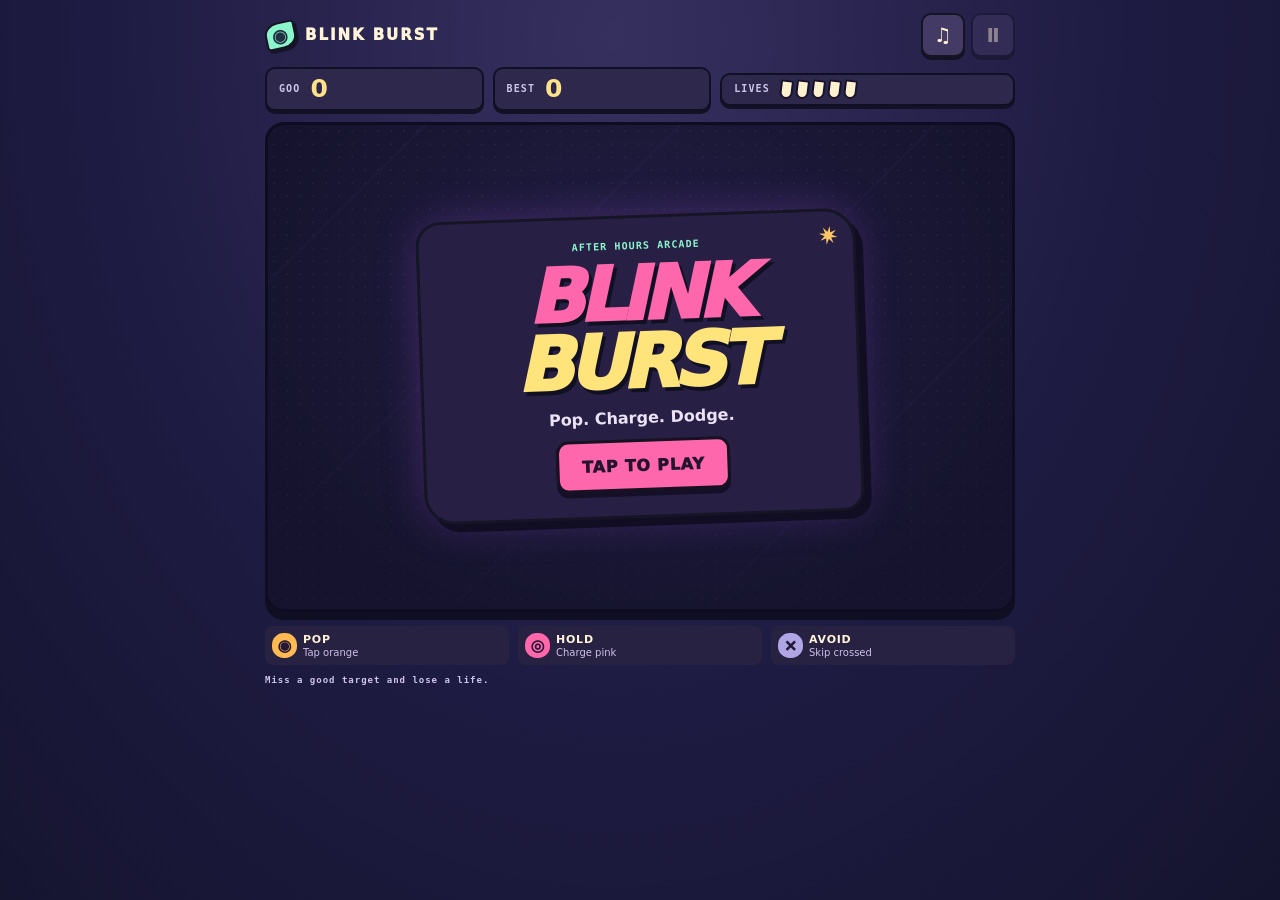
<file: index.html>
<!doctype html>
<html lang="en">
<head>
<meta charset="utf-8">
<meta name="viewport" content="width=device-width,initial-scale=1,viewport-fit=cover">
<meta name="theme-color" content="#15142e">
<meta name="description" content="A comic arcade game of quick pops, charged bursts and dangerous decoys.">
<title>Blink Burst · Pop Arcade</title>
<link rel="icon" href="data:image/svg+xml,%3Csvg%20xmlns='http://www.w3.org/2000/svg'%20viewBox='0%200%2032%2032'%3E%3Crect%20width='32'%20height='32'%20rx='8'%20fill='%23272142'/%3E%3Cpath%20d='M3%2016Q16%203%2029%2016Q16%2029%203%2016Z'%20fill='%238bf6cc'/%3E%3Ccircle%20cx='16'%20cy='16'%20r='5'%20fill='%2315142e'/%3E%3C/svg%3E">
<style>
:root{font-family:system-ui,sans-serif;color:#fff3d8;background:#15142e;color-scheme:dark;--night:#171633;--ink:#161525;--cream:#fff1cb;--mint:#8bf6cc;--pink:#ff67ad;--orange:#ffba51}
*{box-sizing:border-box}
body{margin:0;min-height:100dvh;background:radial-gradient(ellipse at 48% 4%,#36305f,#1e1b42 55%,#15142e)}
button{font:inherit;color:inherit;cursor:pointer;touch-action:manipulation}
button:focus-visible{outline:3px solid var(--mint);outline-offset:3px}
button:disabled{cursor:default;opacity:.48}
[hidden]{display:none!important}
.cabinet{width:min(780px,100%);margin:auto;padding:max(13px,env(safe-area-inset-top)) max(15px,env(safe-area-inset-right)) max(12px,env(safe-area-inset-bottom)) max(15px,env(safe-area-inset-left))}
header,.scoreboard,.legend,footer{display:flex;align-items:center;justify-content:space-between;gap:9px}
header{margin-bottom:10px}.brand{font-size:15px;font-weight:1000;letter-spacing:.13em;display:flex;align-items:center;gap:9px}
.mini-eye{display:grid;place-items:center;width:31px;height:27px;background:var(--mint);color:#213042;border:2px solid var(--ink);border-radius:46% 13%;transform:rotate(-12deg);font-size:18px;box-shadow:2px 3px var(--ink)}
.mini-eye.gold{background:#ffd170;color:#3e2531;box-shadow:2px 3px var(--ink),0 0 15px #ffd17077}
.top-actions{display:flex;gap:6px}.small{width:44px;height:44px;border:2px solid #151423;background:#433b65;border-radius:10px;font-weight:900;font-size:20px;box-shadow:0 3px #131124}
.scoreboard{margin-bottom:11px}.scoreboard>div{min-width:0;display:flex;align-items:center;gap:10px;flex:1;padding:5px 12px;background:#2d284c;border:2px solid #110f24;border-radius:10px;box-shadow:0 3px #121126}
.scoreboard small,.label,footer{font:800 10px/1.2 ui-monospace,Consolas,monospace;letter-spacing:.11em;color:#cec4ea}.scoreboard strong{font-size:25px;line-height:1.2;color:#ffe288;font-variant-numeric:tabular-nums}
.life-panel{flex:1.4!important}.life-panel div{display:flex;gap:3px}
.life-panel i{display:block;width:13px;height:19px;background:#fff1ce;border:2px solid #16132b;border-radius:2px 2px 7px 7px;transform:rotate(7deg)}
.life-panel i.lost{background:#17152b;border-color:#2e294d}
#stage{position:relative;isolation:isolate;height:clamp(260px,61dvh,490px);border:3px solid #0e0c20;border-radius:19px;overflow:hidden;background:radial-gradient(ellipse at 50% 38%,#292451,#15142d 78%);box-shadow:0 8px #0f0e23;touch-action:none}
.ink,#targets,#effects,.overlay{position:absolute;inset:0}.ink{pointer-events:none;background-image:radial-gradient(#8980bf2b 1px,transparent 1px),repeating-linear-gradient(135deg,transparent 0 110px,#6d5fb118 111px 112px,transparent 113px 180px);background-size:13px 13px,auto;mask-image:linear-gradient(white,#ffffff77)}
.overlay{display:grid;place-items:center;z-index:3;background:#17142e55;padding:10px;touch-action:manipulation}
.card{position:relative;text-align:center;width:min(94%,440px);padding:22px 14px 24px;background:#272044;border:3px solid var(--ink);border-radius:25px 32px 21px 30px;box-shadow:7px 8px #110d22,0 0 42px #ad5be941;transform:rotate(-2deg)}
.card::after{content:"✷";color:#ffc665;position:absolute;right:14px;top:10px;font-size:25px;transform:rotate(12deg)}
.label{color:var(--mint);margin:0 0 8px}.card h1{font-weight:1000;font-style:italic;line-height:.92;font-size:clamp(36px,9vw,74px);letter-spacing:-.08em;margin:0;color:#ffe47b;text-shadow:3px 4px #101022}
.card h1 span{color:var(--pink)}.card p{color:#ece2f6;font-weight:700;margin:12px 0}
.big{min-height:52px;border:3px solid #171222;border-radius:12px;background:var(--pink);color:#23132d;padding:7px 23px;box-shadow:0 5px #151027;font-weight:1000;letter-spacing:.05em}
.big:active{transform:translateY(3px);box-shadow:0 2px #151027}
.secondary{display:block;margin:9px auto 0;background:none;border:0;min-height:44px;color:#f9c4e1;font-weight:700}
.target{position:absolute;width:clamp(58px,13vw,98px);height:clamp(58px,13vw,98px);padding:0;border:0;background:none;transform:translate(-50%,-50%);border-radius:50%;touch-action:none}
.target::before{content:"";position:absolute;inset:0;border-radius:50%;background:conic-gradient(var(--ring) var(--life,100%),#52496750 0);mask-image:radial-gradient(transparent 64%,white 65%);filter:drop-shadow(0 0 4px var(--ring))}
.target .eye{position:absolute;inset:12%;display:grid;place-items:center;background:var(--fill);border:3px solid #160e25;clip-path:polygon(15% 12%,49% 1%,80% 9%,100% 42%,92% 76%,69% 97%,31% 97%,5% 72%,0 42%);filter:drop-shadow(3px 3px #171229);color:#2c1542;font-weight:1000;font-size:clamp(26px,6vw,49px);animation:appear .18s ease-out both}
.target.pop{--ring:#ffd479;--fill:radial-gradient(circle at 39% 28%,#ffefb0,#ffad4e 62%,#e7754e)}
.target.hold{--ring:#ff91d4;--fill:radial-gradient(circle at 39% 28%,#ffbbf4,#ef69b8 62%,#bb3d87)}
.target.trap{--ring:#9e9ad0;--fill:repeating-linear-gradient(135deg,#6a6195 0 7px,#8780b1 7px 14px)}
.target .charge{position:absolute;left:17%;right:17%;bottom:10%;height:5px;border-radius:8px;background:#2a193b;overflow:hidden;display:none}
.target.hold .charge{display:block}.charge::after{content:"";position:absolute;inset:0;background:#fff0c5;transform:scaleX(var(--charge,0));transform-origin:left}
.legend{margin:14px 0 9px}.legend div{flex:1;display:grid;grid-template-columns:25px auto;column-gap:6px;align-items:center;background:#272142;border-radius:8px;padding:7px}
.legend .chip{grid-row:span 2;display:grid;place-items:center;width:25px;height:25px;border-radius:47%;color:#241836;font-weight:1000;font-style:normal}
.pop-chip{background:var(--orange)}.hold-chip{background:var(--pink)}.trap-chip{background:#b0a5e5}
.legend b{font-size:11px;letter-spacing:.07em}.legend span{font-size:10px;color:#cec1e9}
footer{align-items:start;min-height:25px;line-height:1.35;font-size:9px}.bonus{color:var(--mint)}
#effects{pointer-events:none;overflow:hidden;z-index:1}.burst{position:absolute;animation:rise .65s ease-out forwards;white-space:nowrap;font-size:clamp(18px,4vw,32px);font-weight:1000;letter-spacing:-.04em;text-shadow:2px 2px #171125}
.particle{position:absolute;width:8px;height:8px;border-radius:2px;background:var(--paint);animation:spark .52s ease-out forwards}
@keyframes appear{from{transform:scale(.45);opacity:.4}to{transform:scale(1);opacity:1}}
@keyframes rise{0%{transform:translate(-50%,-50%) scale(.7);opacity:1}20%{transform:translate(-50%,-70%) scale(1.08)}100%{transform:translate(-50%,-180%);opacity:0}}
@keyframes spark{from{transform:translate(-50%,-50%) rotate(0)}to{transform:translate(var(--x),var(--y)) rotate(140deg);opacity:0}}
@media(max-width:420px){.scoreboard>div{gap:5px;padding:5px 7px}.scoreboard strong{font-size:21px}.life-panel i{width:11px;height:17px}#stage{height:clamp(255px,57dvh,510px)}}
@media(max-height:460px) and (orientation:landscape){
  .cabinet{padding-top:5px;padding-bottom:5px}header,.scoreboard{margin-bottom:5px}.scoreboard>div{padding:3px 8px}
  #stage{height:max(173px,calc(100dvh - 153px))}.legend{margin:9px 0 0}.legend div{padding:3px 6px}.legend span,footer{display:none}
  .target{width:54px;height:54px}.target .eye{font-size:28px}
  .card{padding:8px}.card h1{font-size:35px}.card p{margin:5px 0}.big{min-height:44px}
  .card .secondary{display:inline-block;margin:0 0 0 6px;vertical-align:middle}
}
@media(prefers-reduced-motion:reduce){.target .eye{animation:none}.particle{display:none}}
</style>
</head>
<body>
<main class="cabinet">
  <header>
    <div class="brand"><span class="mini-eye" aria-hidden="true">◉</span> BLINK BURST</div>
    <div class="top-actions">
      <button id="sound" class="small" aria-label="Mute sound">♫</button>
      <button id="pause" class="small" aria-label="Pause game" disabled>Ⅱ</button>
    </div>
  </header>
  <section class="scoreboard" aria-label="Round stats">
    <div><small>GOO</small><strong id="score">0</strong></div>
    <div><small>BEST</small><strong id="best">0</strong></div>
    <div class="life-panel"><small>LIVES</small><div id="lives" aria-label="5 lives"><i></i><i></i><i></i><i></i><i></i></div></div>
  </section>
  <section id="stage" aria-label="Target arena">
    <div class="ink" aria-hidden="true"></div>
    <div id="targets"></div>
    <div id="effects" aria-hidden="true"></div>
    <div id="overlay" class="overlay">
      <div class="card">
        <div class="label" id="tag">AFTER HOURS ARCADE</div>
        <h1 id="title"><span>BLINK</span> BURST</h1>
        <p id="description">The eyes are opening.</p>
        <button id="action" class="big">TAP TO PLAY</button>
        <button id="restart" class="secondary" hidden>Start a new round</button>
      </div>
    </div>
  </section>
  <section class="legend" aria-label="How to play">
    <div><i class="chip pop-chip">◉</i><b>POP</b><span>Tap orange</span></div>
    <div><i class="chip hold-chip">◎</i><b>HOLD</b><span>Charge pink</span></div>
    <div><i class="chip trap-chip">×</i><b>AVOID</b><span>Skip crossed</span></div>
  </section>
  <footer><span id="status" role="status">Miss a good target and lose a life.</span><span id="bonus" hidden></span></footer>
</main>
<script>(()=>{
const HOLD_TIME = 0.58;
const MAX_LIVES = 5;
const slots = 9;
const kinds = ['pop', 'hold', 'trap'];
const limit = (n,min,max) => Math.min(max,Math.max(min,n));

function makeRun(seed = Date.now() >>> 0) {
  return {seed:seed>>>0, score:0, lives:MAX_LIVES, combo:0, streak:0, hits:0,
    clock:0, next:0.35, serial:0, targets:[], finished:false};
}

function random(run) {
  run.seed = (Math.imul(1664525,run.seed)+1013904223)>>>0;
  return run.seed / 4294967296;
}

function spawn(run) {
  const free = Array.from({length:slots},(_,i)=>i).filter(i=>!run.targets.some(t=>t.slot===i));
  if(!free.length) return;
  const serial = ++run.serial;
  const chance = random(run);
  const kind = serial < 3 ? 'pop' : serial === 3 ? 'hold' : serial === 5 ? 'trap'
    : chance < .19 ? 'trap' : chance < .43 ? 'hold' : 'pop';
  const duration = Math.max(kind==='hold'?1.7:1.25,3.1-run.clock*.024)+(kind==='hold'?.68:0);
  const slot = serial===1 ? 4 : free[Math.floor(random(run)*free.length)];
  run.targets.push({id:serial,kind,slot,remaining:duration,duration});
}

function damage(run,reason,events,target) {
  run.lives = Math.max(0,run.lives-1);
  run.combo = 0;
  events.push({kind:reason,target});
  if(!run.lives) {
    run.finished=true;
    run.targets=[];
    events.push({kind:'finish'});
  }
}

function advance(run,dt) {
  const events=[];
  if(run.finished||!Number.isFinite(dt)||dt<=0) return events;
  dt=Math.min(dt,.1);
  run.clock+=dt;
  for(const target of [...run.targets]) {
    target.remaining-=dt;
    if(target.remaining>0) continue;
    run.targets=run.targets.filter(t=>t.id!==target.id);
    if(target.kind!=='trap') damage(run,'miss',events,target);
    if(run.finished) return events;
  }
  run.next-=dt;
  if(run.next<=0) {
    spawn(run);
    run.next=Math.max(.58,1.55-run.clock*.018);
  }
  return events;
}

function hit(run,id,held=0) {
  const events=[];
  const target=run.targets.find(t=>t.id===id);
  if(run.finished||!target||target.remaining<=0||target.kind==='hold'&&held<HOLD_TIME) return events;
  run.targets=run.targets.filter(t=>t.id!==id);
  if(target.kind==='trap') {
    damage(run,'trap',events,target);
    return events;
  }
  run.combo++;
  run.streak=Math.max(run.streak,run.combo);
  run.hits++;
  const points=(target.kind==='hold'?25:10)+Math.min(30,Math.floor((run.combo-1)/3)*5);
  run.score+=points;
  events.push({kind:'score',target,points});
  return events;
}

const defaultProfile = () => ({best:0,sound:true,rewards:{like:false,comment:false},run:null});

function cleanProfile(data) {
  const profile=defaultProfile();
  if(!data||typeof data!=='object') return profile;
  const number=(n,max)=>Number.isFinite(n)&&n>=0&&n<=max;
  if(Number.isInteger(data.best)&&number(data.best,1e9)) profile.best=data.best;
  profile.sound=data.sound!==false;
  profile.rewards={like:data.rewards?.like===true,comment:data.rewards?.comment===true};
  const r=data.run;
  if(!r||!['seed','score','lives','combo','streak','hits','serial'].every(k=>Number.isInteger(r[k])&&number(r[k],k==='seed'?4294967295:1e9))||
    r.lives>MAX_LIVES||r.combo>r.streak||r.streak>r.hits||r.hits>r.serial||
    !number(r.clock,1e7)||!number(r.next,4)||typeof r.finished!=='boolean'||r.finished!==(r.lives===0)||
    !Array.isArray(r.targets)||r.targets.length>slots||r.finished&&r.targets.length) return profile;
  const occupied=new Set(), ids=new Set(), targets=[];
  for(const t of r.targets) {
    if(!t||!Number.isInteger(t.id)||t.id<1||t.id>r.serial||ids.has(t.id)||
      !Number.isInteger(t.slot)||!number(t.slot,slots-1)||occupied.has(t.slot)||!kinds.includes(t.kind)||
      !number(t.duration,8)||!number(t.remaining,t.duration)||t.remaining===0) return profile;
    occupied.add(t.slot);ids.add(t.id);
    targets.push({id:t.id,kind:t.kind,slot:t.slot,duration:t.duration,remaining:t.remaining});
  }
  profile.run={seed:r.seed,score:r.score,lives:r.lives,combo:r.combo,streak:r.streak,hits:r.hits,
    clock:r.clock,next:limit(r.next,0,4),serial:r.serial,targets,finished:r.finished};
  if(r.finished) profile.best=Math.max(profile.best,r.score);
  return profile;
}

function mergeProfile(local,remote) {
  const incoming=cleanProfile(remote);
  return {...local,best:Math.max(local.best,incoming.best),run:local.run||incoming.run,
    rewards:{like:local.rewards.like||incoming.rewards.like,comment:local.rewards.comment||incoming.rewards.comment}};
}

// Optional host integration. Gameplay never awaits SDK discovery or registration.
function bridge({host=()=>globalThis.neonlib,read,write,changed=()=>{},schedule=setTimeout,cancel=clearTimeout,timeout=5000}){
 const game='blink-burst';let alive=true,epoch=0,sdk=null,started=false,ended=false,startHost=null,loadStarted=false,cloudReady=false,dirty=false,saving=false,timers=new Set(),entries=new Map(),support={like:false,comment:false};
 const later=(fn,ms)=>{let id=schedule(()=>{timers.delete(id);fn();},ms);timers.add(id);return id;};
 const safeStop=fn=>{try{fn?.();}catch{}};
 const getHost=()=>{try{let h=host();return h&&typeof h==='object'?h:null;}catch{return null;}};
 const emit=e=>{if(alive)try{changed(e);}catch{}};
 function call(h,name){try{if(typeof h?.[name]!=='function')return false;Promise.resolve(h[name]()).catch(()=>{});return true;}catch{return false;}}
 function notifyStart(){if(started&&!ended&&sdk&&startHost!==sdk&&call(sdk,'gameStart'))startHost=sdk;}
 function save(){dirty=true;flush();}
 function flush(){if(!alive||saving||!dirty||!cloudReady||typeof sdk?.saveUserGameState!=='function')return;let snapshot;try{snapshot={game,v:1,profile:JSON.parse(JSON.stringify(read()))};}catch{return;}dirty=false;saving=true;let destination=sdk,gen=epoch,settled=false;
  const finish=ok=>{if(settled||!alive||gen!==epoch)return;settled=true;cancel(timer);timers.delete(timer);saving=false;if(!ok)dirty=true;else{emit({type:'saved'});if(dirty)flush();}};
  let timer=later(()=>finish(false),timeout);
  try{Promise.resolve(destination.saveUserGameState(snapshot)).then(r=>finish(r?.code===0),()=>finish(false));}catch{finish(false);}
 }
 function reward(kind,e){if(!alive||!e||typeof e!=='object'||typeof e.project_id!=='string'||!e.project_id.trim()||kind==='like'&&e.status!==true||kind==='comment'&&typeof e.content!=='string')return;let p=read();if(p.rewards?.[kind])return;p.rewards={...p.rewards,[kind]:true};write(p,false);emit({type:'reward',kind});save();}
 function reg(kind,name,attempt=0){if(!alive||entries.has(kind)||typeof sdk?.[name]!=='function')return;let gen=epoch,entry={live:false,expired:false,stop:null};entries.set(kind,entry);
  let timer=later(()=>{if(!alive||gen!==epoch)return;entry.expired=true;if(attempt<1&&entries.get(kind)===entry)entries.delete(kind);support[kind]=false;emit({type:'support',...support});if(attempt<1)later(()=>reg(kind,name,attempt+1),1000);},timeout);
  const callback=e=>{if(alive&&gen===epoch&&entry.live&&!entry.expired)reward(kind,e);};
  const done=r=>{cancel(timer);timers.delete(timer);let stop=r?.code===0&&typeof r?.data?.unsubscribe==='function'?r.data.unsubscribe:null;if(!alive||gen!==epoch||entry.expired){safeStop(stop);return;}if(r?.code!==0){entry.expired=true;if(r?.code===-2&&attempt<1){entries.delete(kind);later(()=>reg(kind,name,attempt+1),1000);}return;}entry.live=true;entry.stop=stop;support[kind]=true;emit({type:'support',...support});};
  try{Promise.resolve(sdk[name](callback)).then(done,()=>done(null));}catch{done(null);}
 }
 function recognized(raw){return !!raw&&typeof raw==='object'&&!Array.isArray(raw)&&raw.game===game&&raw.v===1&&raw.profile&&typeof raw.profile==='object'&&!Array.isArray(raw.profile);}
 function connect(){if(!alive)return;let h=getHost();if(!h)return;if(sdk!==h){epoch++;for(let e of entries.values()){e.expired=true;safeStop(e.stop);}entries.clear();support={like:false,comment:false};cloudReady=false;loadStarted=false;saving=false;sdk=h;emit({type:'connected'});}
  if(!loadStarted&&typeof sdk.loadUserGameState==='function'){loadStarted=true;let gen=epoch,resolved=false;later(()=>{if(alive&&gen===epoch&&!resolved){resolved=true;cloudReady=false;emit({type:'cloudUnavailable'});}},timeout);
   try{Promise.resolve(sdk.loadUserGameState()).then(raw=>{if(!alive||gen!==epoch||resolved)return;resolved=true;if(recognized(raw)){write(raw.profile,true);emit({type:'cloud'});}cloudReady=recognized(raw)||!!raw&&typeof raw==='object'&&!Array.isArray(raw)&&Object.keys(raw).length===0;if(dirty)flush();},()=>{if(gen===epoch){resolved=true;cloudReady=false;}});}catch{resolved=true;cloudReady=false;}}
  notifyStart();reg('like','onLike');reg('comment','onComment');if(dirty)flush();
 }
 function probe(n=0){connect();if(alive&&n<8)later(()=>probe(n+1),1500);}
 function nudge(){connect();}const external=typeof globalThis.addEventListener==='function';if(external)for(let name of ['pointerdown','focus','resize'])globalThis.addEventListener(name,nudge,{passive:true});probe();
 return{save,connect,support:()=>({...support}),prepare(){started=false;ended=false;startHost=null;},start(){connect();if(started&&!ended){notifyStart();return;}started=true;ended=false;notifyStart();},end(){if(!started||ended)return;ended=true;let destination=startHost||getHost();if(destination)call(destination,'gameOver');},
  viewport(){let h=getHost();try{let v=h?.getGameViewport?.();if(v&&typeof v.then==='function'){Promise.resolve(v).catch(()=>{});return null;}if(v&&Number.isFinite(v.width)&&Number.isFinite(v.height)&&v.width>0&&v.height>0)return{width:v.width,height:v.height,density:Number.isFinite(v.density)&&v.density>0?v.density:1};}catch{}return null;},
  stop(){if(!alive)return;alive=false;epoch++;if(external)for(let name of ['pointerdown','focus','resize'])globalThis.removeEventListener(name,nudge);for(let t of timers)cancel(t);timers.clear();for(let e of entries.values()){e.expired=true;safeStop(e.stop);}entries.clear();support={like:false,comment:false};}
 };
}




const key='blink-burst-v1';
const el=id=>document.getElementById(id);
const targetLayer=el('targets'), effectLayer=el('effects');
const controls=new Map(), held=new Map();
const names={pop:'Pop target',hold:'Hold target',trap:'Decoy, avoid'};
const icons={pop:'◉',hold:'◎',trap:'×'};
let profile=defaultProfile();
try {
  const stored=JSON.parse(localStorage.getItem(key));
  if(stored?.game==='blink-burst'&&stored.v===1) profile=cleanProfile(stored.profile);
} catch {}
let playing=false, sdk, audio, lastFrame=0, lastSave=0;

function save(sync=false) {
  try {localStorage.setItem(key,JSON.stringify({game:'blink-burst',v:1,profile}));}catch {}
  if(sync) sdk?.save();
}

function openAudio() {
  if(!profile.sound) return;
  try {
    audio??=new (window.AudioContext||window.webkitAudioContext)();
    audio.resume().catch(()=>{});
  } catch {}
}

function playSound(notes) {
  if(!profile.sound||!audio||document.hidden) return;
  for(let i=0;i<notes.length;i++) {
    const time=audio.currentTime+i*.07, tone=audio.createOscillator(), gain=audio.createGain();
    tone.type=i===0?'triangle':'sine';
    tone.frequency.setValueAtTime(notes[i],time);
    gain.gain.setValueAtTime(.055,time);
    gain.gain.exponentialRampToValueAtTime(.001,time+.17);
    tone.connect(gain);gain.connect(audio.destination);
    tone.start(time);tone.stop(time+.18);
    tone.onended=()=>{tone.disconnect();gain.disconnect();};
  }
}

function mountSDK() {
  sdk=bridge({
    read:()=>({...profile}),
    write:(data,remote)=>{
      profile=remote?mergeProfile(profile,data):cleanProfile(data);
      save();
      draw();
    },
    changed:event=>{
      if(event.type==='reward') {
        el('status').textContent=event.kind==='like'?'Golden arcade badge unlocked.':'Mint burst confetti unlocked.';
        playSound([494,659,880]);
      }
      if(['reward','support','connected','cloud'].includes(event.type)) draw();
    },
  });
}

function draw() {
  const r=profile.run, live=r?.lives??5;
  el('score').textContent=r?.score??0;
  el('best').textContent=profile.best;
  el('lives').setAttribute('aria-label',live+' lives');
  for(const [i,tooth] of [...el('lives').children].entries()) tooth.classList.toggle('lost',i>=live);
  el('sound').textContent=profile.sound?'♫':'×';
  el('sound').setAttribute('aria-label',profile.sound?'Mute sound':'Enable sound');
  el('pause').disabled=!playing;
  el('overlay').hidden=playing;
  el('restart').hidden=!r||r.finished;
  if(!playing) {
    const tag=el('tag'), title=el('title'), description=el('description'), action=el('action');
    if(r?.finished) {
      tag.textContent='ROUND COMPLETE';
      title.innerHTML='<span>ALL EYES</span> CLOSED';
      description.textContent=r.score+' goo · '+r.streak+' best combo';
      action.textContent='POP AGAIN';
    } else if(r) {
      tag.textContent='CHECKPOINT SAVED';
      title.innerHTML='<span>TAKE A</span> BREATH';
      description.textContent='The eyes will wait.';
      action.textContent='CONTINUE';
    } else {
      tag.textContent='AFTER HOURS ARCADE';
      title.innerHTML='<span>BLINK</span> BURST';
      description.textContent='Pop. Charge. Dodge.';
      action.textContent='TAP TO PLAY';
    }
  }
  const support=sdk?.support(), bonus=[];
  if(profile.rewards.like||support?.like) bonus.push(profile.rewards.like?'Gold badge equipped.':'Like in GameWave for a gold badge.');
  if(profile.rewards.comment||support?.comment) bonus.push(profile.rewards.comment?'Mint burst equipped.':'Comment in GameWave for mint bursts.');
  el('bonus').hidden=!bonus.length;
  el('bonus').textContent=bonus.join(' ');
  document.querySelector('.mini-eye').classList.toggle('gold',profile.rewards.like);
  drawTargets();
}

function position(slot) {
  return [17+33*(slot%3),17+33*Math.floor(slot/3)];
}

function createTarget(t) {
  const button=document.createElement('button');
  button.type='button';
  button.className='target '+t.kind;
  button.setAttribute('aria-label',names[t.kind]);
  button.innerHTML='<span class="eye" aria-hidden="true">'+icons[t.kind]+'</span><span class="charge" aria-hidden="true"></span>';
  const [x,y]=position(t.slot);
  button.style.left=x+'%';
  button.style.top=y+'%';
  button.addEventListener('pointerdown',event=>{
    if(event.button!==0||!playing) return;
    event.preventDefault();
    if(t.kind==='hold') {
      button.setPointerCapture(event.pointerId);
      held.set(event.pointerId,{id:t.id,since:profile.run.clock});
    } else activate(t.id);
  });
  for(const name of ['pointerup','pointercancel','lostpointercapture']) {
    button.addEventListener(name,event=>held.delete(event.pointerId));
  }
  button.addEventListener('click',event=>{
    if(event.detail===0&&t.kind!=='hold') activate(t.id);
  });
  button.addEventListener('keydown',event=>{
    if(t.kind!=='hold'||![' ','Enter'].includes(event.key)||!playing) return;
    event.preventDefault();
    if(!event.repeat) held.set('keyboard',{id:t.id,since:profile.run.clock});
  });
  button.addEventListener('keyup',()=>held.delete('keyboard'));
  button.addEventListener('blur',()=>held.delete('keyboard'));
  targetLayer.append(button);
  return button;
}

function drawTargets() {
  const live=playing?profile.run.targets:[];
  for(const [id,button] of controls) {
    if(live.some(t=>t.id===id)) continue;
    button.remove();
    controls.delete(id);
  }
  for(const t of live) {
    let button=controls.get(t.id);
    if(!button) {
      button=createTarget(t);
      controls.set(t.id,button);
    }
    button.style.setProperty('--life',100*t.remaining/t.duration+'%');
    const charge=[...held.values()].find(h=>h.id===t.id);
    button.style.setProperty('--charge',charge?Math.min(1,(profile.run.clock-charge.since)/HOLD_TIME):0);
  }
}

function burst(target,caption,color) {
  const [x,y]=position(target.slot), text=document.createElement('b');
  text.className='burst';text.textContent=caption;text.style.color=color;
  text.style.left=x+'%';text.style.top=y+'%';
  effectLayer.append(text);
  text.addEventListener('animationend',()=>text.remove(),{once:true});
  for(let i=0;i<9;i++) {
    const chip=document.createElement('i'), angle=i*Math.PI*2/9;
    chip.className='particle';chip.style.left=x+'%';chip.style.top=y+'%';
    chip.style.setProperty('--paint',color);
    chip.style.setProperty('--x',Math.cos(angle)*48+'px');
    chip.style.setProperty('--y',Math.sin(angle)*48+'px');
    effectLayer.append(chip);
    chip.addEventListener('animationend',()=>chip.remove(),{once:true});
    setTimeout(()=>chip.remove(),700);
  }
}

function process(events) {
  if(!events.length) return;
  for(const event of events) {
    if(event.kind==='score') {
      burst(event.target,'+'+event.points,profile.rewards.comment?'#8bf6cc':'#ffdd79');
      el('status').textContent=profile.run.combo>=3?profile.run.combo+' in a row!':event.target.kind==='hold'?'Charged burst!':'Nice pop!';
      playSound(event.target.kind==='hold'?[392,523,784]:[510,740]);
    }
    if(event.kind==='miss'||event.kind==='trap') {
      burst(event.target,event.kind==='trap'?'DECOY!':'MISSED!','#ff82b3');
      el('status').textContent=event.kind==='trap'?'Skip the crossed eyes.':'Watch the shrinking rings.';
      playSound([168,100]);
    }
    if(event.kind==='finish') {
      playing=false;
      held.clear();
      profile.best=Math.max(profile.best,profile.run.score);
      sdk.end();
      playSound([392,330,262]);
    }
  }
  save(true);
  draw();
}

function activate(id,charge=0) {
  if(!playing) return;
  openAudio();
  process(hit(profile.run,id,charge));
}

function resume(forceNew=false) {
  openAudio();
  if(forceNew||!profile.run||profile.run.finished) {
    if(playing||profile.run&&!profile.run.finished) sdk.end();
    sdk.prepare();
    profile.run=makeRun();
    effectLayer.replaceChildren();
  }
  held.clear();
  playing=true;
  lastFrame=performance.now();
  sdk.start();
  save(true);
  draw();
}

function pause() {
  if(!playing) return;
  playing=false;
  held.clear();
  save(true);
  draw();
}

function tick(now) {
  if(playing) {
    const dt=Math.max(0,(now-lastFrame)/1000);
    process(advance(profile.run,dt));
    if(playing) {
      for(const [pointer,hold] of held) {
        if(!profile.run.targets.some(t=>t.id===hold.id)) held.delete(pointer);
        else if(profile.run.clock-hold.since>=HOLD_TIME) {
          held.delete(pointer);
          activate(hold.id,HOLD_TIME);
        }
      }
      drawTargets();
      if(now-lastSave>650) {
        lastSave=now;
        save();
      }
    }
  }
  lastFrame=now;
  requestAnimationFrame(tick);
}

el('action').addEventListener('click',()=>resume());
el('restart').addEventListener('click',()=>resume(true));
el('pause').addEventListener('click',pause);
el('sound').addEventListener('click',()=>{
  profile.sound=!profile.sound;
  if(profile.sound) openAudio();
  save(true);
  draw();
});
window.addEventListener('keydown',event=>{if(event.key==='Escape') pause();});
document.addEventListener('visibilitychange',()=>{if(document.hidden) pause();});
window.addEventListener('pagehide',()=>{pause();save();sdk.stop();});
window.addEventListener('pageshow',event=>{if(event.persisted) mountSDK();});
mountSDK();
draw();
requestAnimationFrame(tick);

})();</script>
</body>
</html>
</file>
<file: style.css>
:root{font-family:system-ui,sans-serif;color:#fff3d8;background:#15142e;color-scheme:dark;--night:#171633;--ink:#161525;--cream:#fff1cb;--mint:#8bf6cc;--pink:#ff67ad;--orange:#ffba51}
*{box-sizing:border-box}
body{margin:0;min-height:100dvh;background:radial-gradient(ellipse at 48% 4%,#36305f,#1e1b42 55%,#15142e)}
button{font:inherit;color:inherit;cursor:pointer;touch-action:manipulation}
button:focus-visible{outline:3px solid var(--mint);outline-offset:3px}
button:disabled{cursor:default;opacity:.48}
[hidden]{display:none!important}
.cabinet{width:min(780px,100%);margin:auto;padding:max(13px,env(safe-area-inset-top)) max(15px,env(safe-area-inset-right)) max(12px,env(safe-area-inset-bottom)) max(15px,env(safe-area-inset-left))}
header,.scoreboard,.legend,footer{display:flex;align-items:center;justify-content:space-between;gap:9px}
header{margin-bottom:10px}.brand{font-size:15px;font-weight:1000;letter-spacing:.13em;display:flex;align-items:center;gap:9px}
.mini-eye{display:grid;place-items:center;width:31px;height:27px;background:var(--mint);color:#213042;border:2px solid var(--ink);border-radius:46% 13%;transform:rotate(-12deg);font-size:18px;box-shadow:2px 3px var(--ink)}
.mini-eye.gold{background:#ffd170;color:#3e2531;box-shadow:2px 3px var(--ink),0 0 15px #ffd17077}
.top-actions{display:flex;gap:6px}.small{width:44px;height:44px;border:2px solid #151423;background:#433b65;border-radius:10px;font-weight:900;font-size:20px;box-shadow:0 3px #131124}
.scoreboard{margin-bottom:11px}.scoreboard>div{min-width:0;display:flex;align-items:center;gap:10px;flex:1;padding:5px 12px;background:#2d284c;border:2px solid #110f24;border-radius:10px;box-shadow:0 3px #121126}
.scoreboard small,.label,footer{font:800 10px/1.2 ui-monospace,Consolas,monospace;letter-spacing:.11em;color:#cec4ea}.scoreboard strong{font-size:25px;line-height:1.2;color:#ffe288;font-variant-numeric:tabular-nums}
.life-panel{flex:1.4!important}.life-panel div{display:flex;gap:3px}
.life-panel i{display:block;width:13px;height:19px;background:#fff1ce;border:2px solid #16132b;border-radius:2px 2px 7px 7px;transform:rotate(7deg)}
.life-panel i.lost{background:#17152b;border-color:#2e294d}
#stage{position:relative;isolation:isolate;height:clamp(260px,61dvh,490px);border:3px solid #0e0c20;border-radius:19px;overflow:hidden;background:radial-gradient(ellipse at 50% 38%,#292451,#15142d 78%);box-shadow:0 8px #0f0e23;touch-action:none}
.ink,#targets,#effects,.overlay{position:absolute;inset:0}.ink{pointer-events:none;background-image:radial-gradient(#8980bf2b 1px,transparent 1px),repeating-linear-gradient(135deg,transparent 0 110px,#6d5fb118 111px 112px,transparent 113px 180px);background-size:13px 13px,auto;mask-image:linear-gradient(white,#ffffff77)}
.overlay{display:grid;place-items:center;z-index:3;background:#17142e55;padding:10px;touch-action:manipulation}
.card{position:relative;text-align:center;width:min(94%,440px);padding:22px 14px 24px;background:#272044;border:3px solid var(--ink);border-radius:25px 32px 21px 30px;box-shadow:7px 8px #110d22,0 0 42px #ad5be941;transform:rotate(-2deg)}
.card::after{content:"✷";color:#ffc665;position:absolute;right:14px;top:10px;font-size:25px;transform:rotate(12deg)}
.label{color:var(--mint);margin:0 0 8px}.card h1{font-weight:1000;font-style:italic;line-height:.92;font-size:clamp(36px,9vw,74px);letter-spacing:-.08em;margin:0;color:#ffe47b;text-shadow:3px 4px #101022}
.card h1 span{color:var(--pink)}.card p{color:#ece2f6;font-weight:700;margin:12px 0}
.big{min-height:52px;border:3px solid #171222;border-radius:12px;background:var(--pink);color:#23132d;padding:7px 23px;box-shadow:0 5px #151027;font-weight:1000;letter-spacing:.05em}
.big:active{transform:translateY(3px);box-shadow:0 2px #151027}
.secondary{display:block;margin:9px auto 0;background:none;border:0;min-height:44px;color:#f9c4e1;font-weight:700}
.target{position:absolute;width:clamp(58px,13vw,98px);height:clamp(58px,13vw,98px);padding:0;border:0;background:none;transform:translate(-50%,-50%);border-radius:50%;touch-action:none}
.target::before{content:"";position:absolute;inset:0;border-radius:50%;background:conic-gradient(var(--ring) var(--life,100%),#52496750 0);mask-image:radial-gradient(transparent 64%,white 65%);filter:drop-shadow(0 0 4px var(--ring))}
.target .eye{position:absolute;inset:12%;display:grid;place-items:center;background:var(--fill);border:3px solid #160e25;clip-path:polygon(15% 12%,49% 1%,80% 9%,100% 42%,92% 76%,69% 97%,31% 97%,5% 72%,0 42%);filter:drop-shadow(3px 3px #171229);color:#2c1542;font-weight:1000;font-size:clamp(26px,6vw,49px);animation:appear .18s ease-out both}
.target.pop{--ring:#ffd479;--fill:radial-gradient(circle at 39% 28%,#ffefb0,#ffad4e 62%,#e7754e)}
.target.hold{--ring:#ff91d4;--fill:radial-gradient(circle at 39% 28%,#ffbbf4,#ef69b8 62%,#bb3d87)}
.target.trap{--ring:#9e9ad0;--fill:repeating-linear-gradient(135deg,#6a6195 0 7px,#8780b1 7px 14px)}
.target .charge{position:absolute;left:17%;right:17%;bottom:10%;height:5px;border-radius:8px;background:#2a193b;overflow:hidden;display:none}
.target.hold .charge{display:block}.charge::after{content:"";position:absolute;inset:0;background:#fff0c5;transform:scaleX(var(--charge,0));transform-origin:left}
.legend{margin:14px 0 9px}.legend div{flex:1;display:grid;grid-template-columns:25px auto;column-gap:6px;align-items:center;background:#272142;border-radius:8px;padding:7px}
.legend .chip{grid-row:span 2;display:grid;place-items:center;width:25px;height:25px;border-radius:47%;color:#241836;font-weight:1000;font-style:normal}
.pop-chip{background:var(--orange)}.hold-chip{background:var(--pink)}.trap-chip{background:#b0a5e5}
.legend b{font-size:11px;letter-spacing:.07em}.legend span{font-size:10px;color:#cec1e9}
footer{align-items:start;min-height:25px;line-height:1.35;font-size:9px}.bonus{color:var(--mint)}
#effects{pointer-events:none;overflow:hidden;z-index:1}.burst{position:absolute;animation:rise .65s ease-out forwards;white-space:nowrap;font-size:clamp(18px,4vw,32px);font-weight:1000;letter-spacing:-.04em;text-shadow:2px 2px #171125}
.particle{position:absolute;width:8px;height:8px;border-radius:2px;background:var(--paint);animation:spark .52s ease-out forwards}
@keyframes appear{from{transform:scale(.45);opacity:.4}to{transform:scale(1);opacity:1}}
@keyframes rise{0%{transform:translate(-50%,-50%) scale(.7);opacity:1}20%{transform:translate(-50%,-70%) scale(1.08)}100%{transform:translate(-50%,-180%);opacity:0}}
@keyframes spark{from{transform:translate(-50%,-50%) rotate(0)}to{transform:translate(var(--x),var(--y)) rotate(140deg);opacity:0}}
@media(max-width:420px){.scoreboard>div{gap:5px;padding:5px 7px}.scoreboard strong{font-size:21px}.life-panel i{width:11px;height:17px}#stage{height:clamp(255px,57dvh,510px)}}
@media(max-height:460px) and (orientation:landscape){
  .cabinet{padding-top:5px;padding-bottom:5px}header,.scoreboard{margin-bottom:5px}.scoreboard>div{padding:3px 8px}
  #stage{height:max(173px,calc(100dvh - 153px))}.legend{margin:9px 0 0}.legend div{padding:3px 6px}.legend span,footer{display:none}
  .target{width:54px;height:54px}.target .eye{font-size:28px}
  .card{padding:8px}.card h1{font-size:35px}.card p{margin:5px 0}.big{min-height:44px}
  .card .secondary{display:inline-block;margin:0 0 0 6px;vertical-align:middle}
}
@media(prefers-reduced-motion:reduce){.target .eye{animation:none}.particle{display:none}}
</file>
